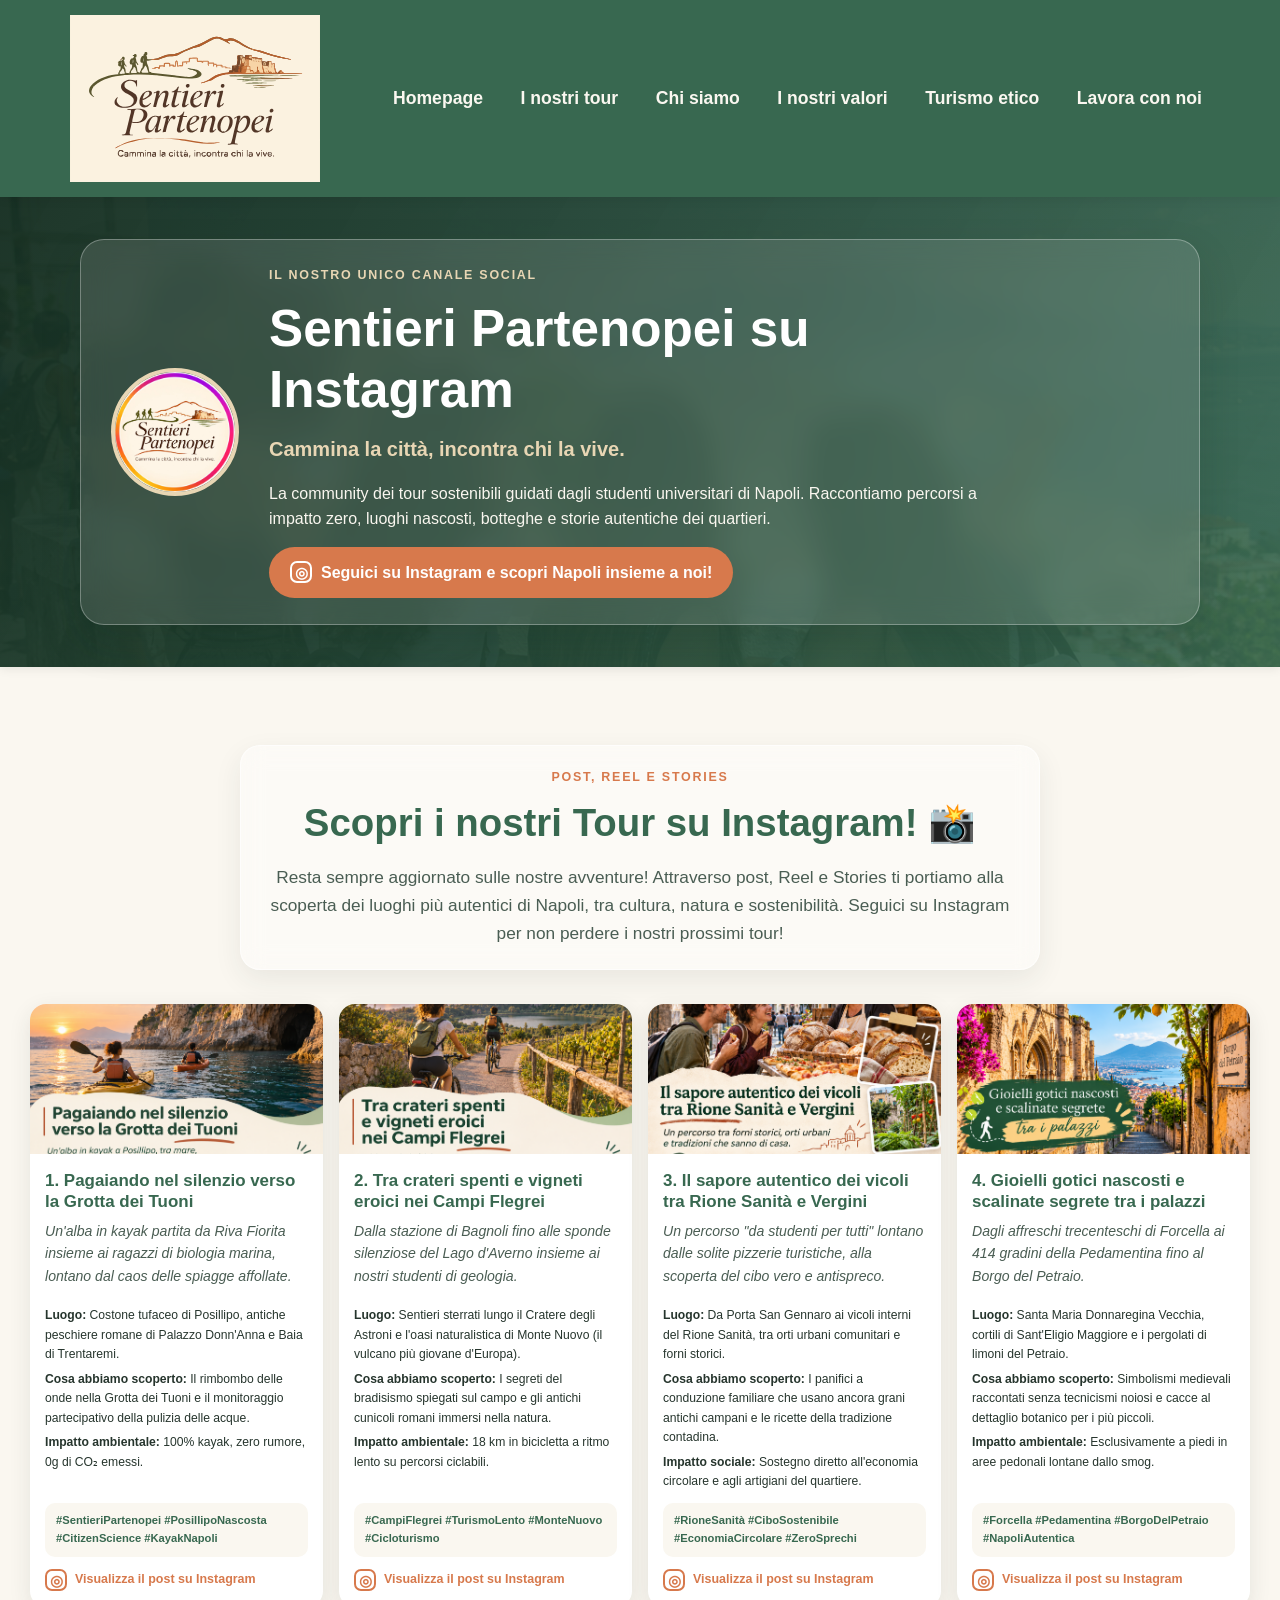
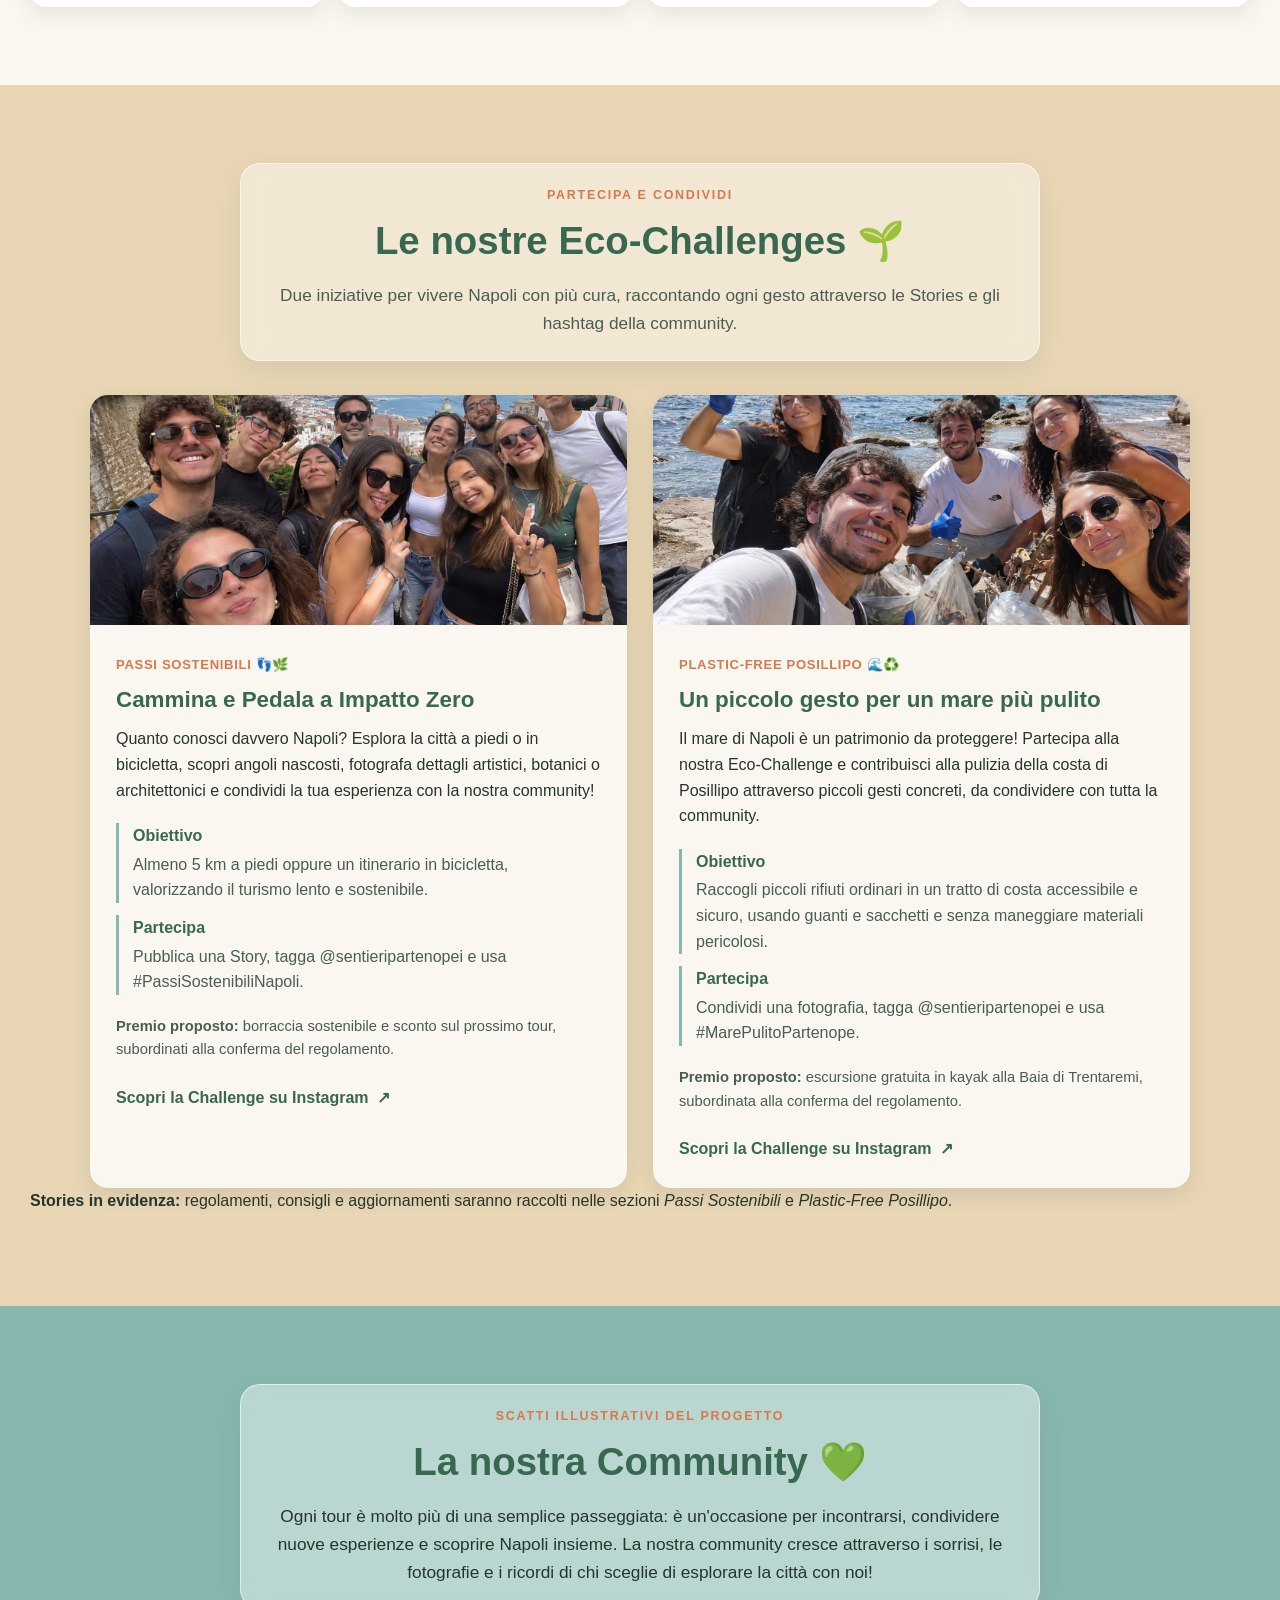
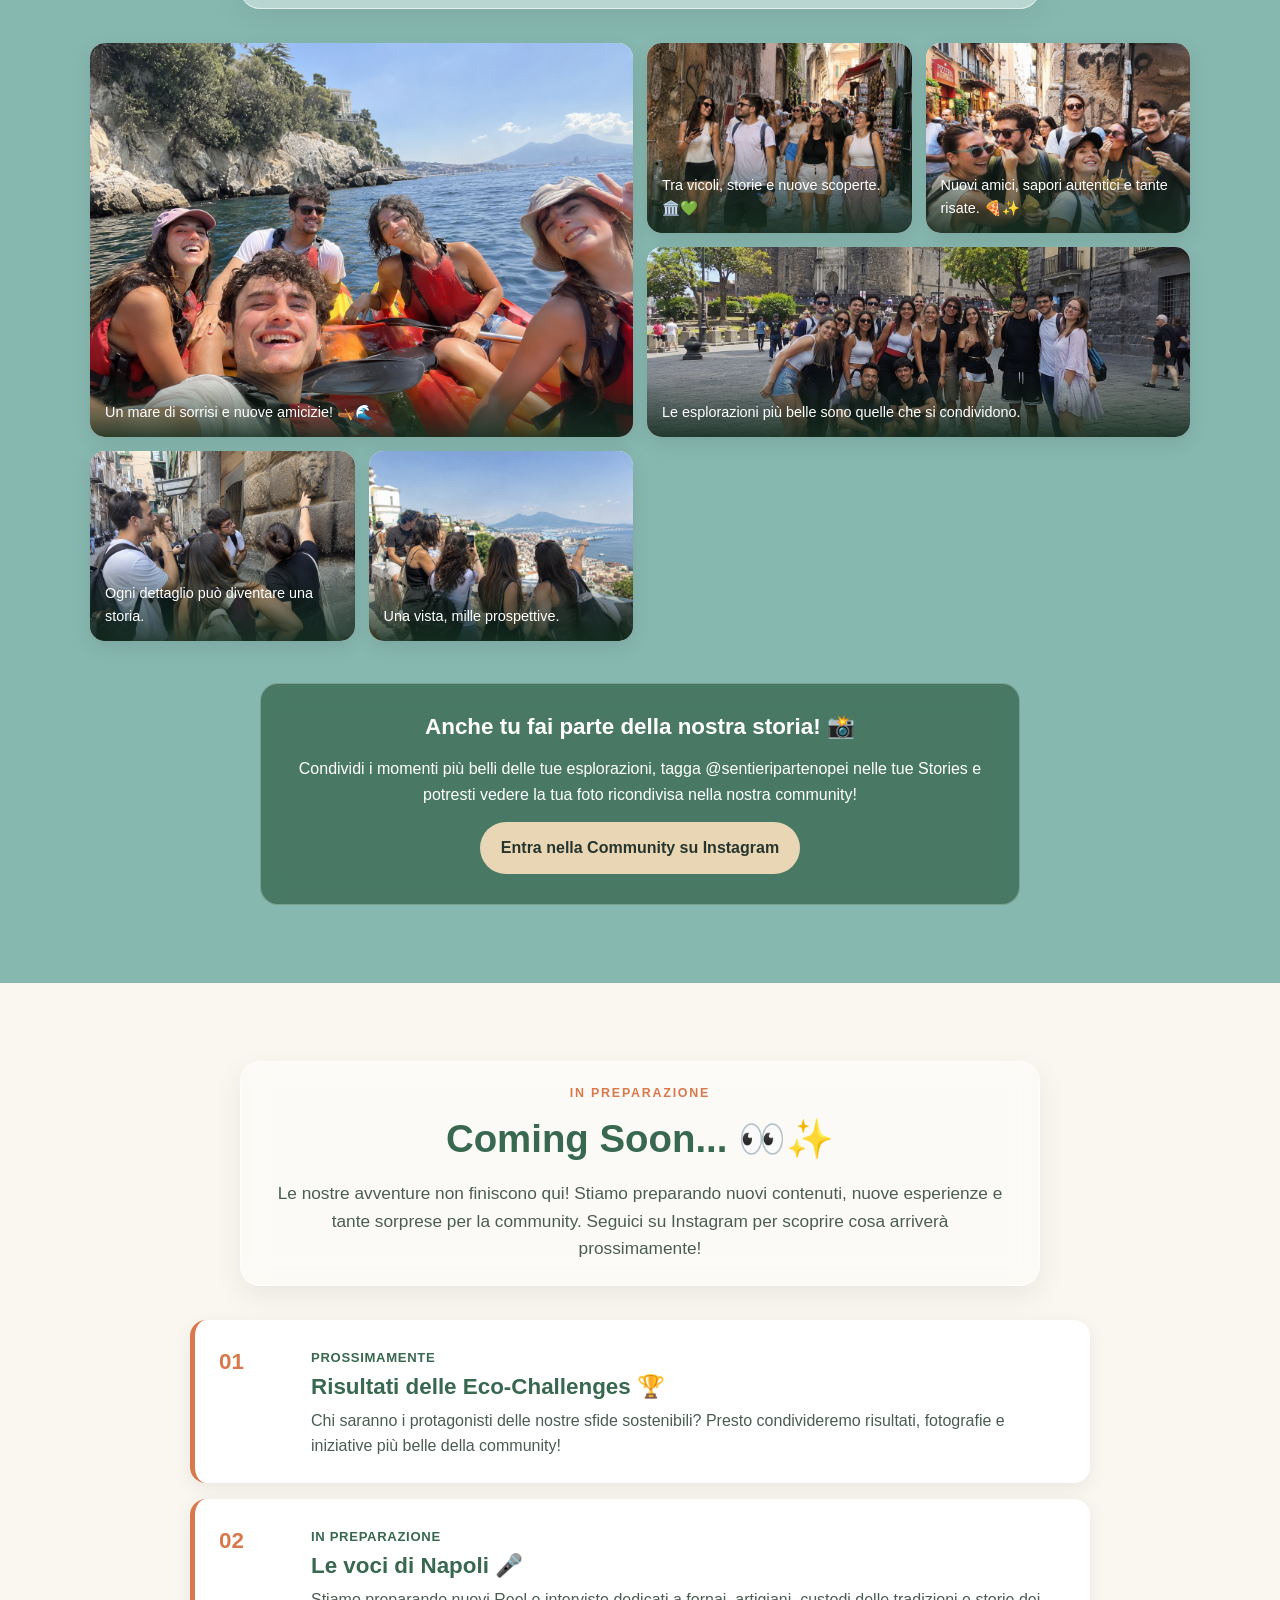
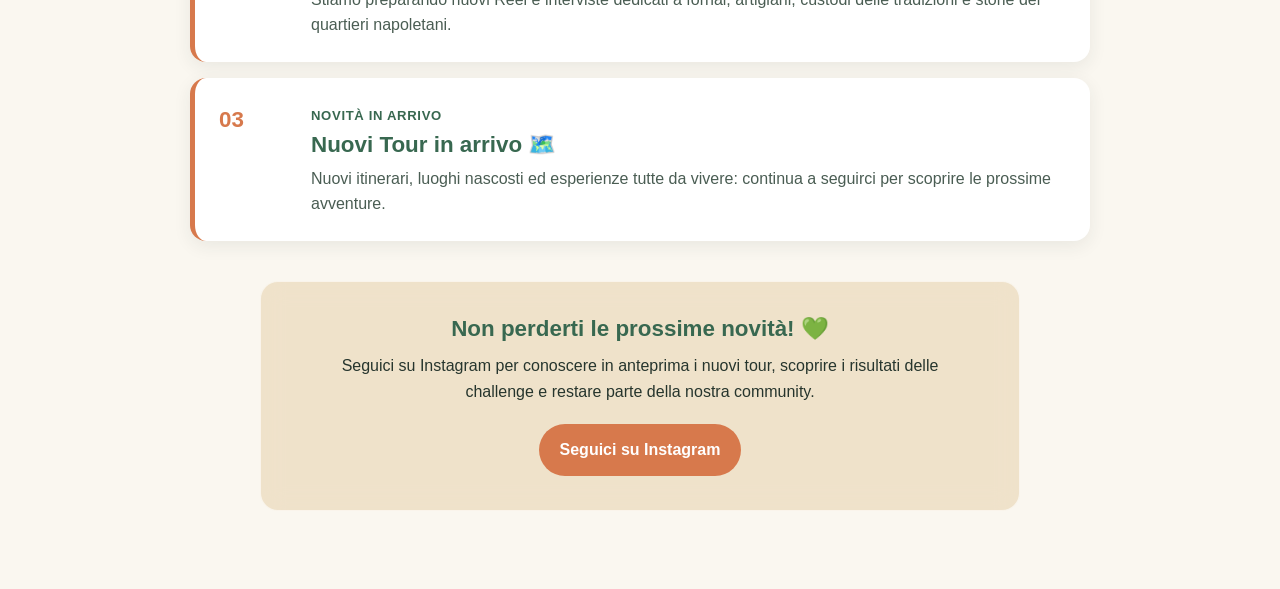
<file: social.html>
<!DOCTYPE html>
<html lang="it">
<head>
    <meta charset="UTF-8">
    <meta name="viewport" content="width=device-width, initial-scale=1.0">
    <meta name="description" content="Sentieri Partenopei su Instagram: tour sostenibili, eco-challenge e community per vivere Napoli a passo lento.">
    <title>Sentieri Partenopei | Instagram &amp; Community</title>
    <link rel="stylesheet" href="css/index.css">
    <link rel="stylesheet" href="css/social.css">
</head>
<body>
    <header class="site-header">
        <nav aria-label="Navigazione principale">
            <a href="index.html" class="logo">
                <img src="assets/icons/logo_con_sfondo.svg" alt="Logo Sentieri Partenopei">
            </a>
            <ul>
                <li><a href="index.html">Homepage</a></li>
                <li><a href="index.html#tour">I nostri tour</a></li>
                <li><a href="pages/about_us/about-us.html">Chi siamo</a></li>
                <li><a href="index.html#valori">I nostri valori</a></li>
                <li><a href="index.html#consigli">Turismo etico</a></li>
                <li><a href="pages/lavora_con_noi/lavora-con-noi.html">Lavora con noi</a></li>
            </ul>
        </nav>
    </header>

    <header class="profile-header" id="profilo">
        <div class="profile-info">
            <img src="images/logo_ig.jpeg" alt="Logo Instagram di Sentieri Partenopei" class="profile-logo">
            <div>
                <p class="eyebrow">IL NOSTRO UNICO CANALE SOCIAL</p>
                <h1>Sentieri Partenopei su Instagram</h1>
                <p class="tagline"><strong>Cammina la città, incontra chi la vive.</strong></p>
                <p class="bio-description">La community dei tour sostenibili guidati dagli studenti universitari di Napoli. Raccontiamo percorsi a impatto zero, luoghi nascosti, botteghe e storie autentiche dei quartieri.</p>
                <a class="instagram-cta" href="https://www.instagram.com/sentieripartenopei/" target="_blank" rel="noopener noreferrer">
                    <span class="instagram-icon" aria-hidden="true">◎</span>
                    Seguici su Instagram e scopri Napoli insieme a noi!
                </a>
            </div>
        </div>
    </header>

    <main class="social-page">
        <section class="tour-section" id="tour-instagram">
            <div class="section-heading">
                <p class="eyebrow">POST, REEL E STORIES</p>
                <h2>Scopri i nostri Tour su Instagram! 📸</h2>
                <p>Resta sempre aggiornato sulle nostre avventure! Attraverso post, Reel e Stories ti portiamo alla scoperta dei luoghi più autentici di Napoli, tra cultura, natura e sostenibilità. Seguici su Instagram per non perdere i nostri prossimi tour!</p>
            </div>
            <div class="posts-grid">
                <a class="post-card" href="https://www.instagram.com/p/Df7e1PTRjr5/" target="_blank" rel="noopener noreferrer" aria-label="Apri il post Instagram: Pagaiando nel silenzio verso la Grotta dei Tuoni">
                    <img src="images/primo_post.png" alt="Kayak alla Grotta dei Tuoni a Posillipo">
                    <div class="post-content">
                        <h3>1. Pagaiando nel silenzio verso la Grotta dei Tuoni</h3>
                        <p><em>Un'alba in kayak partita da Riva Fiorita insieme ai ragazzi di biologia marina, lontano dal caos delle spiagge affollate.</em></p>
                        <ul><li><strong>Luogo:</strong> Costone tufaceo di Posillipo, antiche peschiere romane di Palazzo Donn'Anna e Baia di Trentaremi.</li><li><strong>Cosa abbiamo scoperto:</strong> Il rimbombo delle onde nella Grotta dei Tuoni e il monitoraggio partecipativo della pulizia delle acque.</li><li><strong>Impatto ambientale:</strong> 100% kayak, zero rumore, 0g di CO₂ emessi.</li></ul>
                        <span class="hashtags">#SentieriPartenopei #PosillipoNascosta #CitizenScience #KayakNapoli</span>
                        <span class="instagram-post-link" aria-hidden="true"><span class="instagram-icon">◎</span>Visualizza il post su Instagram</span>
                    </div>
                </a>
                <a class="post-card" href="https://www.instagram.com/p/Df7fmy4x8D_/" target="_blank" rel="noopener noreferrer" aria-label="Apri il post Instagram: Tra crateri spenti e vigneti eroici nei Campi Flegrei">
                    <img src="images/secondo_post.png" alt="Cicloturismo tra Cratere degli Astroni e Lago d'Averno">
                    <div class="post-content">
                        <h3>2. Tra crateri spenti e vigneti eroici nei Campi Flegrei</h3>
                        <p><em>Dalla stazione di Bagnoli fino alle sponde silenziose del Lago d'Averno insieme ai nostri studenti di geologia.</em></p>
                        <ul><li><strong>Luogo:</strong> Sentieri sterrati lungo il Cratere degli Astroni e l'oasi naturalistica di Monte Nuovo (il vulcano più giovane d'Europa).</li><li><strong>Cosa abbiamo scoperto:</strong> I segreti del bradisismo spiegati sul campo e gli antichi cunicoli romani immersi nella natura.</li><li><strong>Impatto ambientale:</strong> 18 km in bicicletta a ritmo lento su percorsi ciclabili.</li></ul>
                        <span class="hashtags">#CampiFlegrei #TurismoLento #MonteNuovo #Cicloturismo</span>
                        <span class="instagram-post-link" aria-hidden="true"><span class="instagram-icon">◎</span>Visualizza il post su Instagram</span>
                    </div>
                </a>
                <a class="post-card" href="https://www.instagram.com/p/Df7gNcyR7VA/" target="_blank" rel="noopener noreferrer" aria-label="Apri il post Instagram: Il sapore autentico dei vicoli tra Rione Sanità e Vergini">
                    <img src="images/terzo_post.png" alt="Antichi panifici e orti urbani al Rione Sanità">
                    <div class="post-content">
                        <h3>3. Il sapore autentico dei vicoli tra Rione Sanità e Vergini</h3>
                        <p><em>Un percorso "da studenti per tutti" lontano dalle solite pizzerie turistiche, alla scoperta del cibo vero e antispreco.</em></p>
                        <ul><li><strong>Luogo:</strong> Da Porta San Gennaro ai vicoli interni del Rione Sanità, tra orti urbani comunitari e forni storici.</li><li><strong>Cosa abbiamo scoperto:</strong> I panifici a conduzione familiare che usano ancora grani antichi campani e le ricette della tradizione contadina.</li><li><strong>Impatto sociale:</strong> Sostegno diretto all'economia circolare e agli artigiani del quartiere.</li></ul>
                        <span class="hashtags">#RioneSanità #CiboSostenibile #EconomiaCircolare #ZeroSprechi</span>
                        <span class="instagram-post-link" aria-hidden="true"><span class="instagram-icon">◎</span>Visualizza il post su Instagram</span>
                    </div>
                </a>
                <a class="post-card" href="https://www.instagram.com/p/Df7guCVRGiI/" target="_blank" rel="noopener noreferrer" aria-label="Apri il post Instagram: Gioielli gotici nascosti e scalinate segrete tra i palazzi">
                    <img src="images/quarto_post.png" alt="Chiostri gotici a Forcella e gradini della Pedamentina">
                    <div class="post-content">
                        <h3>4. Gioielli gotici nascosti e scalinate segrete tra i palazzi</h3>
                        <p><em>Dagli affreschi trecenteschi di Forcella ai 414 gradini della Pedamentina fino al Borgo del Petraio.</em></p>
                        <ul><li><strong>Luogo:</strong> Santa Maria Donnaregina Vecchia, cortili di Sant'Eligio Maggiore e i pergolati di limoni del Petraio.</li><li><strong>Cosa abbiamo scoperto:</strong> Simbolismi medievali raccontati senza tecnicismi noiosi e cacce al dettaglio botanico per i più piccoli.</li><li><strong>Impatto ambientale:</strong> Esclusivamente a piedi in aree pedonali lontane dallo smog.</li></ul>
                        <span class="hashtags">#Forcella #Pedamentina #BorgoDelPetraio #NapoliAutentica</span>
                        <span class="instagram-post-link" aria-hidden="true"><span class="instagram-icon">◎</span>Visualizza il post su Instagram</span>
                    </div>
                </a>
            </div>
        </section>

        <section class="challenges-section" id="eco-challenges">
            <div class="section-heading">
                <p class="eyebrow">PARTECIPA E CONDIVIDI</p>
                <h2>Le nostre Eco-Challenges 🌱</h2>
                <p>Due iniziative per vivere Napoli con più cura, raccontando ogni gesto attraverso le Stories e gli hashtag della community.</p>
            </div>
            <div class="challenge-grid">
                <article class="challenge-card">
                    <img src="images/challenge/prima challenge.png" alt="Gruppo di partecipanti con il panorama del Vesuvio">
                    <div class="challenge-content">
                        <span class="challenge-label">Passi Sostenibili 👣🌿</span>
                        <h3>Cammina e Pedala a Impatto Zero</h3>
                        <p>Quanto conosci davvero Napoli? Esplora la città a piedi o in bicicletta, scopri angoli nascosti, fotografa dettagli artistici, botanici o architettonici e condividi la tua esperienza con la nostra community!</p>
                        <dl class="challenge-details">
                            <div><dt>Obiettivo</dt><dd>Almeno 5 km a piedi oppure un itinerario in bicicletta, valorizzando il turismo lento e sostenibile.</dd></div>
                            <div><dt>Partecipa</dt><dd>Pubblica una Story, tagga @sentieripartenopei e usa #PassiSostenibiliNapoli.</dd></div>
                        </dl>
                        <p class="challenge-note"><strong>Premio proposto:</strong> borraccia sostenibile e sconto sul prossimo tour, subordinati alla conferma del regolamento.</p>
                        <a class="challenge-link" href="https://www.instagram.com/p/Df7k0GqESTD/" target="_blank" rel="noopener noreferrer">Scopri la Challenge su Instagram <span aria-hidden="true">↗</span></a>
                    </div>
                </article>
                <article class="challenge-card">
                    <img src="images/challenge/seconda challenge.png" alt="Partecipanti impegnati nella raccolta di rifiuti sulla costa">
                    <div class="challenge-content">
                        <span class="challenge-label">Plastic-Free Posillipo 🌊♻️</span>
                        <h3>Un piccolo gesto per un mare più pulito</h3>
                        <p>Il mare di Napoli è un patrimonio da proteggere! Partecipa alla nostra Eco-Challenge e contribuisci alla pulizia della costa di Posillipo attraverso piccoli gesti concreti, da condividere con tutta la community.</p>
                        <dl class="challenge-details">
                            <div><dt>Obiettivo</dt><dd>Raccogli piccoli rifiuti ordinari in un tratto di costa accessibile e sicuro, usando guanti e sacchetti e senza maneggiare materiali pericolosi.</dd></div>
                            <div><dt>Partecipa</dt><dd>Condividi una fotografia, tagga @sentieripartenopei e usa #MarePulitoPartenope.</dd></div>
                        </dl>
                        <p class="challenge-note"><strong>Premio proposto:</strong> escursione gratuita in kayak alla Baia di Trentaremi, subordinata alla conferma del regolamento.</p>
                        <a class="challenge-link" href="https://www.instagram.com/p/Df7mr6wkb3H/" target="_blank" rel="noopener noreferrer">Scopri la Challenge su Instagram <span aria-hidden="true">↗</span></a>
                    </div>
                </article>
            </div>
            <p class="stories-note"><strong>Stories in evidenza:</strong> regolamenti, consigli e aggiornamenti saranno raccolti nelle sezioni <em>Passi Sostenibili</em> e <em>Plastic-Free Posillipo</em>.</p>
        </section>

        <section class="community-section" id="community">
            <div class="section-heading">
                <p class="eyebrow">SCATTI ILLUSTRATIVI DEL PROGETTO</p>
                <h2>La nostra Community 💚</h2>
                <p>Ogni tour è molto più di una semplice passeggiata: è un'occasione per incontrarsi, condividere nuove esperienze e scoprire Napoli insieme. La nostra community cresce attraverso i sorrisi, le fotografie e i ricordi di chi sceglie di esplorare la città con noi!</p>
            </div>
            <div class="community-gallery">
                <figure class="gallery-item gallery-item-large"><img src="images/community/kayak.png" alt="Gruppo in kayak lungo la costa napoletana"><figcaption>Un mare di sorrisi e nuove amicizie! 🛶🌊</figcaption></figure>
                <figure class="gallery-item"><img src="images/community/Passeggiata tra i vicoli italiani-1.png" alt="Gruppo in passeggiata tra i vicoli di Napoli"><figcaption>Tra vicoli, storie e nuove scoperte. 🏛️💚</figcaption></figure>
                <figure class="gallery-item"><img src="images/community/Street food tra amici in allegria-7.png" alt="Amici durante una pausa di street food"><figcaption>Nuovi amici, sapori autentici e tante risate. 🍕✨</figcaption></figure>
                <figure class="gallery-item gallery-item-wide"><img src="images/community/Gruppo davanti alla fortezza storica-5.png" alt="Gruppo davanti a una fortezza storica"><figcaption>Le esplorazioni più belle sono quelle che si condividono.</figcaption></figure>
                <figure class="gallery-item"><img src="images/community/Esploratori urbani davanti al mascherone di pietra-3.png" alt="Esploratori urbani davanti a un dettaglio in pietra"><figcaption>Ogni dettaglio può diventare una storia.</figcaption></figure>
                <figure class="gallery-item"><img src="images/community/Panorama sulla baia mediterranea-6.png" alt="Panorama sulla baia di Napoli"><figcaption>Una vista, mille prospettive.</figcaption></figure>
            </div>
            <div class="community-cta">
                <h3>Anche tu fai parte della nostra storia! 📸</h3>
                <p>Condividi i momenti più belli delle tue esplorazioni, tagga @sentieripartenopei nelle tue Stories e potresti vedere la tua foto ricondivisa nella nostra community!</p>
                <a class="btn btn-light" href="https://www.instagram.com/sentieripartenopei/" target="_blank" rel="noopener noreferrer">Entra nella Community su Instagram</a>
            </div>
        </section>

        <section class="coming-soon-section" id="coming-soon">
            <div class="section-heading">
                <p class="eyebrow">IN PREPARAZIONE</p>
                <h2>Coming Soon... 👀✨</h2>
                <p>Le nostre avventure non finiscono qui! Stiamo preparando nuovi contenuti, nuove esperienze e tante sorprese per la community. Seguici su Instagram per scoprire cosa arriverà prossimamente!</p>
            </div>
            <div class="coming-soon-timeline">
                <article class="coming-item"><span class="coming-number">01</span><div><span class="coming-status">Prossimamente</span><h3>Risultati delle Eco-Challenges 🏆</h3><p>Chi saranno i protagonisti delle nostre sfide sostenibili? Presto condivideremo risultati, fotografie e iniziative più belle della community!</p></div></article>
                <article class="coming-item"><span class="coming-number">02</span><div><span class="coming-status">In preparazione</span><h3>Le voci di Napoli 🎤</h3><p>Stiamo preparando nuovi Reel e interviste dedicati a fornai, artigiani, custodi delle tradizioni e storie dei quartieri napoletani.</p></div></article>
                <article class="coming-item"><span class="coming-number">03</span><div><span class="coming-status">Novità in arrivo</span><h3>Nuovi Tour in arrivo 🗺️</h3><p>Nuovi itinerari, luoghi nascosti ed esperienze tutte da vivere: continua a seguirci per scoprire le prossime avventure.</p></div></article>
            </div>
            <div class="final-cta">
                <h3>Non perderti le prossime novità! 💚</h3>
                <p>Seguici su Instagram per conoscere in anteprima i nuovi tour, scoprire i risultati delle challenge e restare parte della nostra community.</p>
                <a class="btn" href="https://www.instagram.com/sentieripartenopei/" target="_blank" rel="noopener noreferrer">Seguici su Instagram</a>
            </div>
        </section>
    </main>
</body>
</html>
</file>
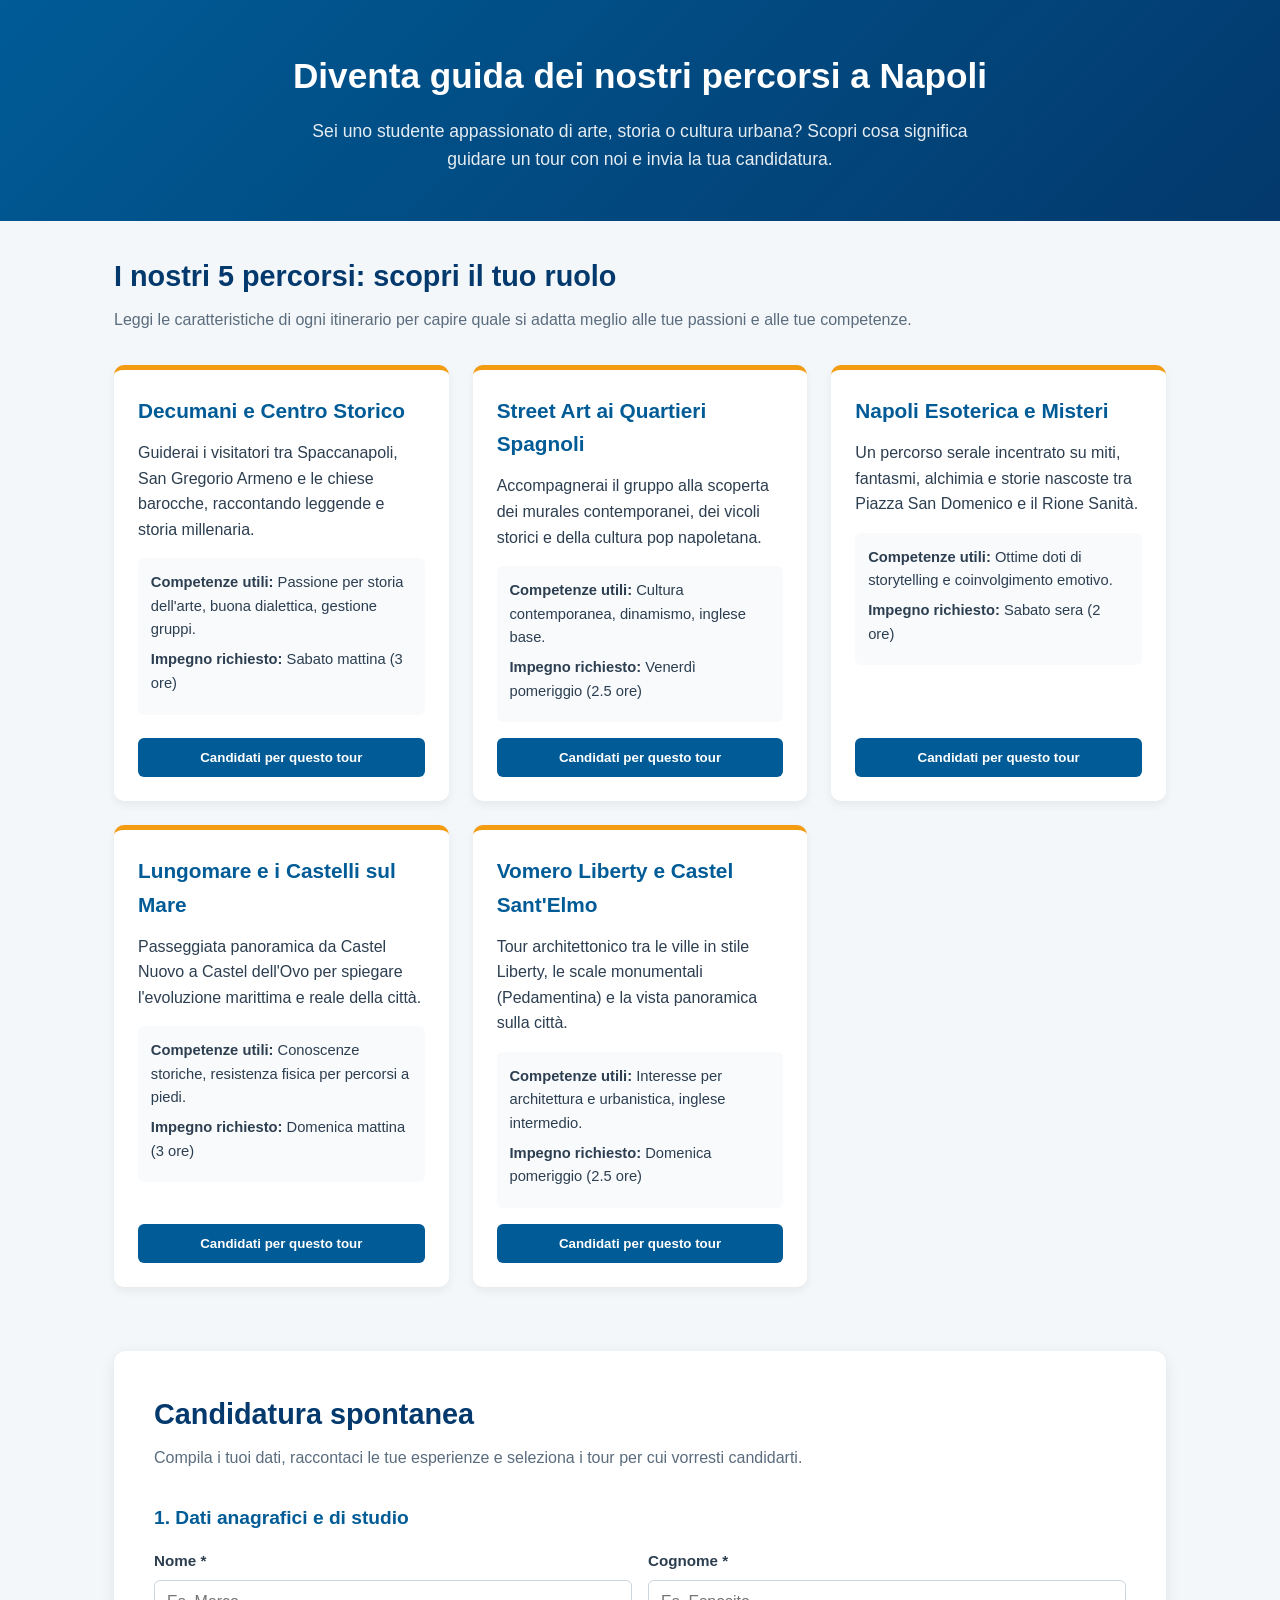
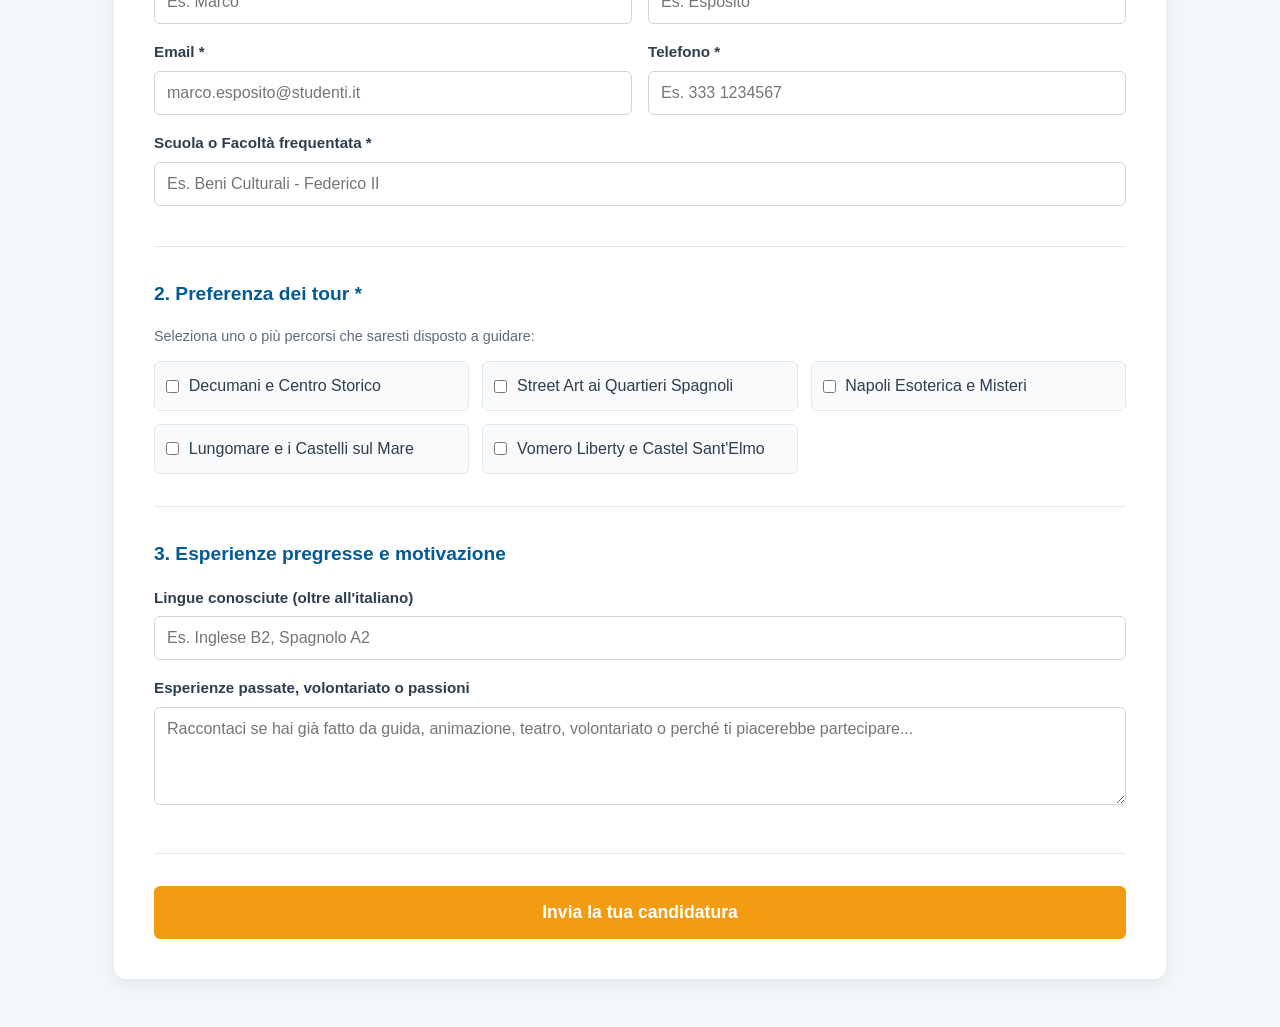
<file: lavora_con_noi/lavora-con-noi.html>
<!DOCTYPE html>
<html lang="it">
<head>
  <meta charset="UTF-8">
  <meta name="viewport" content="width=device-width, initial-scale=1.0">
  <title>Lavora con noi - Percorsi Culturali Napoli</title>
  <link rel="stylesheet" href="lavora-con-noi.css">
</head>
<body>

  <header class="hero">
    <h1>Diventa guida dei nostri percorsi a Napoli</h1>
    <p>Sei uno studente appassionato di arte, storia o cultura urbana? Scopri cosa significa guidare un tour con noi e invia la tua candidatura.</p>
  </header>

  <main class="container">
    <!-- USER STORY 1: Presentazione dei 5 tour e del ruolo -->
    <section id="presentazione-tour">
      <h2>I nostri 5 percorsi: scopri il tuo ruolo</h2>
      <p class="sottotitolo">Leggi le caratteristiche di ogni itinerario per capire quale si adatta meglio alle tue passioni e alle tue competenze.</p>
      
      <!-- Contenitore riempito dinamicamente da JavaScript -->
      <div id="griglia-tour" class="griglia-tour"></div>
    </section>

    <!-- USER STORY 2: Form di candidatura spontanea -->
    <section id="sezione-candidatura" class="box-form">
      <h2>Candidatura spontanea</h2>
      <p class="sottotitolo">Compila i tuoi dati, raccontaci le tue esperienze e seleziona i tour per cui vorresti candidarti.</p>

      <form id="form-candidatura">
        <div class="gruppo-campi">
          <h3>1. Dati anagrafici e di studio</h3>
          <div class="riga-form">
            <div class="campo">
              <label for="nome">Nome *</label>
              <input type="text" id="nome" placeholder="Es. Marco" required>
            </div>
            <div class="campo">
              <label for="cognome">Cognome *</label>
              <input type="text" id="cognome" placeholder="Es. Esposito" required>
            </div>
          </div>

          <div class="riga-form">
            <div class="campo">
              <label for="email">Email *</label>
              <input type="email" id="email" placeholder="marco.esposito@studenti.it" required>
            </div>
            <div class="campo">
              <label for="telefono">Telefono *</label>
              <input type="tel" id="telefono" placeholder="Es. 333 1234567" required>
            </div>
          </div>

          <div class="campo">
            <label for="studi">Scuola o Facoltà frequentata *</label>
            <input type="text" id="studi" placeholder="Es. Beni Culturali - Federico II" required>
          </div>
        </div>

        <div class="gruppo-campi">
          <h3>2. Preferenza dei tour *</h3>
          <p class="nota">Seleziona uno o più percorsi che saresti disposto a guidare:</p>
          <!-- Contenitore riempito dinamicamente da JavaScript -->
          <div id="checkbox-tour" class="lista-checkbox"></div>
          <span id="errore-tour" class="messaggio-errore"></span>
        </div>

        <div class="gruppo-campi">
          <h3>3. Esperienze pregresse e motivazione</h3>
          <div class="campo">
            <label for="lingue">Lingue conosciute (oltre all'italiano)</label>
            <input type="text" id="lingue" placeholder="Es. Inglese B2, Spagnolo A2">
          </div>
          <div class="campo">
            <label for="esperienze">Esperienze passate, volontariato o passioni</label>
            <textarea id="esperienze" rows="4" placeholder="Raccontaci se hai già fatto da guida, animazione, teatro, volontariato o perché ti piacerebbe partecipare..."></textarea>
          </div>
        </div>

        <button type="submit" class="btn-invia">Invia la tua candidatura</button>
      </form>

      <!-- Messaggio di conferma mostrato dopo l'invio -->
      <div id="feedback-invio" class="feedback-nascosto"></div>
    </section>
  </main>

  <script src="lavora-con-noi.js"></script>
</body>
</html>
</file>
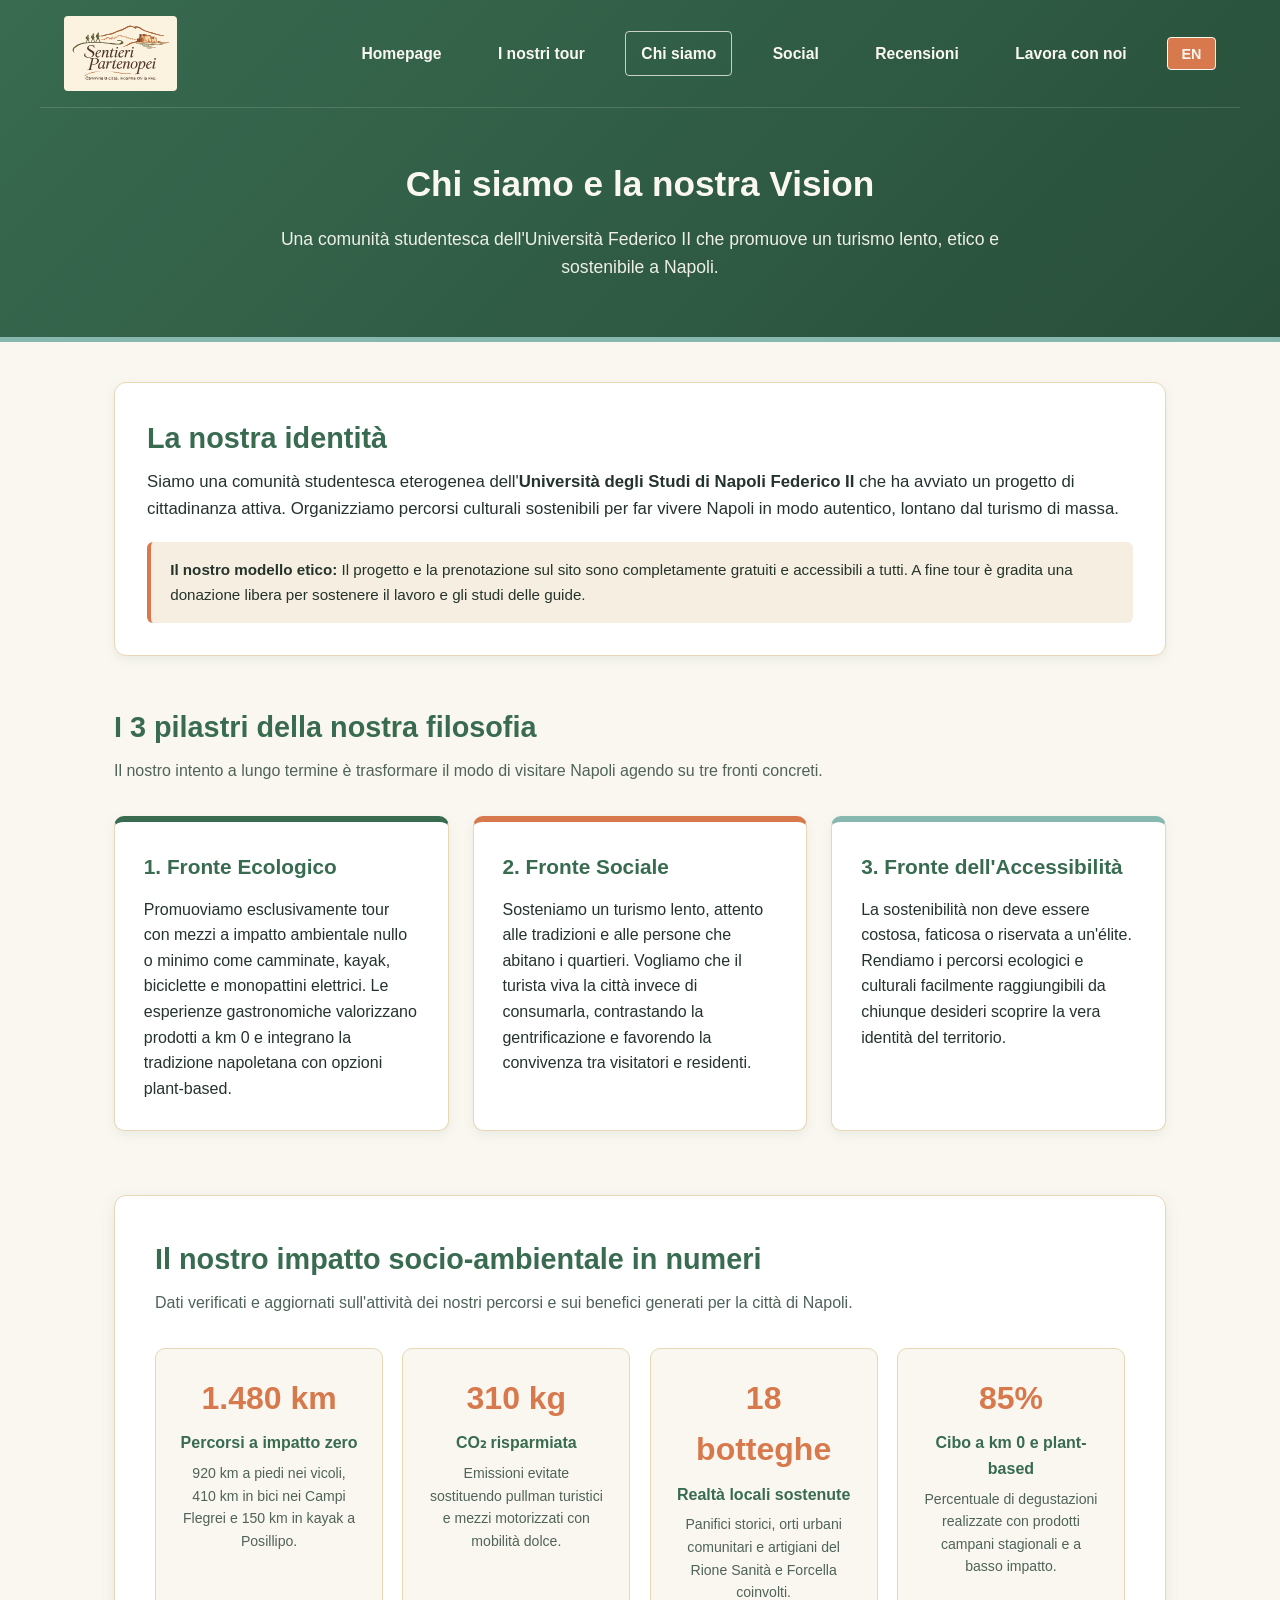
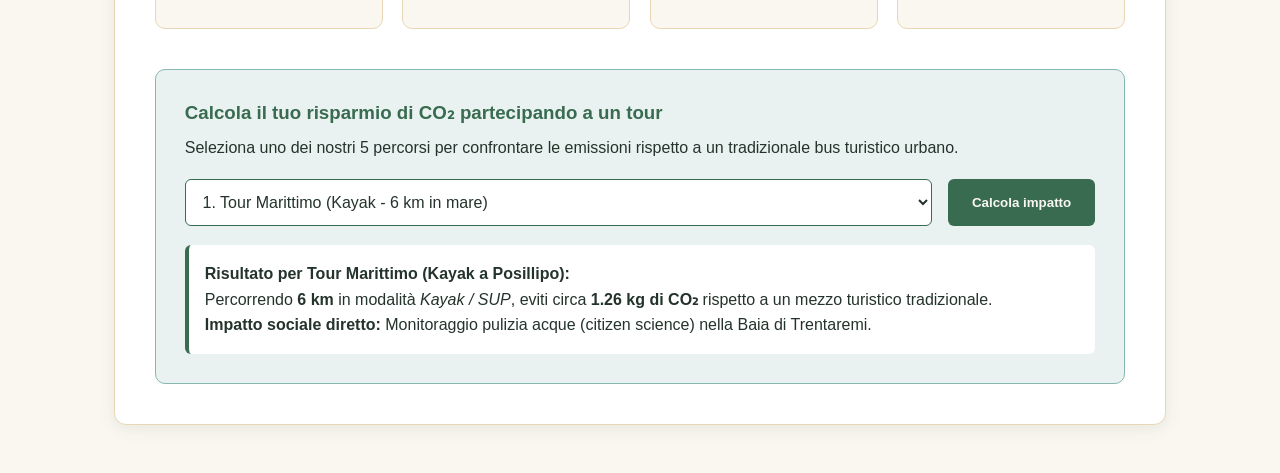
<file: pages/about_us/about-us.html>
<!DOCTYPE html>
<html lang="it">
<head>
  <meta charset="UTF-8">
  <meta name="viewport" content="width=device-width, initial-scale=1.0">
  <title>Chi siamo - Sentieri Partenopei</title>
  <!-- Collegamento allo stile condiviso della navbar e allo stile specifico della pagina -->
  <link rel="stylesheet" href="../navbar.css">
  <link rel="stylesheet" href="about-us.css">
</head>
<body>

  <header class="hero">
    <!-- La navbar e il pulsante lingua vengono caricati qui in automatico da navbar.js -->
    <div id="navbar-comune"></div>

    <div class="hero-contenuto">
      <h1>Chi siamo e la nostra Vision</h1>
      <p>Una comunità studentesca dell'Università Federico II che promuove un turismo lento, etico e sostenibile a Napoli.</p>
    </div>
  </header>

  <main class="container">
    <!-- USER STORY 1: Chi siamo e Vision del progetto -->
    <section id="vision-progetto">
      <div class="box-intro">
        <h2>La nostra identità</h2>
        <p>
          Siamo una comunità studentesca eterogenea dell'<strong>Università degli Studi di Napoli Federico II</strong> che ha avviato un progetto di cittadinanza attiva. Organizziamo percorsi culturali sostenibili per far vivere Napoli in modo autentico, lontano dal turismo di massa.
        </p>
        <div class="nota-etica">
          <strong>Il nostro modello etico:</strong> Il progetto e la prenotazione sul sito sono completamente gratuiti e accessibili a tutti. A fine tour è gradita una donazione libera per sostenere il lavoro e gli studi delle guide.
        </div>
      </div>

      <h2>I 3 pilastri della nostra filosofia</h2>
      <p class="sottotitolo">Il nostro intento a lungo termine è trasformare il modo di visitare Napoli agendo su tre fronti concreti.</p>

      <div class="griglia-pilastri">
        <article class="card-pilastro bordo-verde">
          <h3>1. Fronte Ecologico</h3>
          <p>Promuoviamo esclusivamente tour con mezzi a impatto ambientale nullo o minimo come camminate, kayak, biciclette e monopattini elettrici. Le esperienze gastronomiche valorizzano prodotti a km 0 e integrano la tradizione napoletana con opzioni plant-based.</p>
        </article>

        <article class="card-pilastro bordo-terracotta">
          <h3>2. Fronte Sociale</h3>
          <p>Sosteniamo un turismo lento, attento alle tradizioni e alle persone che abitano i quartieri. Vogliamo che il turista viva la città invece di consumarla, contrastando la gentrificazione e favorendo la convivenza tra visitatori e residenti.</p>
        </article>

        <article class="card-pilastro bordo-acqua">
          <h3>3. Fronte dell'Accessibilità</h3>
          <p>La sostenibilità non deve essere costosa, faticosa o riservata a un'élite. Rendiamo i percorsi ecologici e culturali facilmente raggiungibili da chiunque desideri scoprire la vera identità del territorio.</p>
        </article>
      </div>
    </section>

    <!-- USER STORY 2: Testimonianza sull'impatto socio-ambientale -->
    <section id="impatto-ambientale" class="box-impatto">
      <h2>Il nostro impatto socio-ambientale in numeri</h2>
      <p class="sottotitolo">Dati verificati e aggiornati sull'attività dei nostri percorsi e sui benefici generati per la città di Napoli.</p>

      <!-- Griglia KPI generata dinamicamente da JavaScript -->
      <div id="griglia-statistiche" class="griglia-stats"></div>

      <!-- Calcolatore interattivo per coinvolgere l'utente -->
      <div class="calcolatore-box">
        <h3>Calcola il tuo risparmio di CO₂ partecipando a un tour</h3>
        <p>Seleziona uno dei nostri 5 percorsi per confrontare le emissioni rispetto a un tradizionale bus turistico urbano.</p>
        
        <div class="controlli-calcolatore">
          <select id="select-tour-impatto">
            <option value="0">1. Tour Marittimo (Kayak - 6 km in mare)</option>
            <option value="1">2. Tour in Bici (Campi Flegrei - 18 km)</option>
            <option value="2">3. Tour per Famiglie (Pedamentina - 3,5 km a piedi)</option>
            <option value="3">4. Tour Gastronomico (Rione Sanità - 4 km a piedi)</option>
            <option value="4">5. Tour Culturale (Gotico dimenticato - 4,5 km a piedi)</option>
          </select>
          <button type="button" id="btn-calcola" class="btn-calcola">Calcola impatto</button>
        </div>

        <div id="risultato-calcolo" class="risultato-box"></div>
      </div>
    </section>
  </main>

  <!-- Script condiviso della navbar + script specifico della pagina -->
  <script src="../navbar.js"></script>
  <script src="about-us.js"></script>
</body>
</html>
</file>
<file: css/index.css>
/* =========================================
   1. VARIABILI E IMPOSTAZIONI GENERALI
========================================= */

:root {
    --primary-color: #386850;
    --secondary-color: #87B8B0;
    --sand-color: #E8D6B4;
    --accent-color: #D7794C;
    --background-color: #FAF7F0;
    --text-color: #26352D;
    --white: #FFFFFF;
}

* {
    margin: 0;
    padding: 0;
    box-sizing: border-box;
}

html {
    scroll-behavior: smooth;
    scroll-padding-top: 90px;
}

body {
    font-family: Arial, Helvetica, sans-serif;
    background-color: var(--background-color);
    color: var(--text-color);
    line-height: 1.6;
}

a {
    text-decoration: none;
    color: inherit;
}

ul {
    list-style: none;
}

h1, h2, h3 {
    color: var(--primary-color);
    line-height: 1.2;
}

h1 {
    font-size: clamp(2.5rem, 5vw, 4.5rem);
}

h2 {
    font-size: clamp(1.8rem, 3vw, 2.8rem);
    margin-bottom: 25px;
}

h3 {
    font-size: 1.4rem;
    margin-bottom: 15px;
}

p {
    margin-bottom: 15px;
}


/* =========================================
   2. HEADER E NAVBAR
========================================= */

header {
    background-color: var(--primary-color);
    color: var(--background-color);
    position: sticky;
    top: 0;
    z-index: 1000;
    box-shadow: 0 2px 10px rgba(0, 0, 0, 0.08);
}

header nav {
    max-width: 1200px;
    margin: 0 auto;
    min-height: 80px;
    padding: 15px 30px;

    display: flex;
    justify-content: space-between;
    align-items: center;
    gap: 25px;
}

.btn-lingua {
  background-color: #D7794C;
  color: #FAF7F0;
  border: 1px solid #FAF7F0;
  padding: 0.45rem 0.85rem;
  border-radius: 4px;
  font-weight: bold;
  cursor: pointer;
  font-size: 0.9rem;
  transition: background-color 0.2s ease, color 0.2s ease;
}

.btn-lingua:hover {
  background-color: #E8D6B4;
  color: #24332B;
  border-color: #E8D6B4;
}


.logo {
    display: flex;
    flex-direction: column;
    align-items: center;
    text-align: center;
}

.logo img {
    width: 250px;
    height: auto;
    object-fit: contain;
}



header nav ul {
    display: flex;
    align-items: center;
    justify-content: space-between;
    flex: 1;
    gap: 20px;
    margin-left: 40px;
}

header nav ul li a {
    color: var(--background-color);
    font-size: 1.1rem;
    font-weight: 600;
    padding: 12px 8px;
    white-space: nowrap;
    transition: color 0.3s ease;
}

header nav ul li a:hover {
    color: var(--sand-color);
}


/* =========================================
   3. HERO SECTION
========================================= */

.hero {
    min-height: 600px;
    padding: 100px 30px;

    display: flex;
    align-items: center;
    justify-content: center;

    text-align: center;

    background:
        linear-gradient(
            rgba(20, 45, 32, 0.60),
            rgba(20, 45, 32, 0.60)
        ),
        url("../assets/images/napoli.jpg");

    background-size: cover;
    background-position: center;
}

.hero-content {
    max-width: 850px;
    color: var(--white);
}

.hero h1 {
    color: var(--white);
    margin-bottom: 25px;
}

.hero p {
    font-size: 1.2rem;
    margin-bottom: 35px;
    color: var(--white);
}


/* =========================================
   4. PULSANTI
========================================= */

.btn {
    display: inline-block;
    background-color: var(--accent-color);
    color: var(--white);

    padding: 14px 28px;
    border-radius: 30px;

    font-weight: bold;
    transition: all 0.3s ease;
}

.btn:hover {
    background-color: var(--primary-color);
    transform: translateY(-3px);
}


/* =========================================
   5. SEZIONE CHI SIAMO
========================================= */

.about {
    max-width: 1000px;
    margin: 0 auto;
    padding: 90px 30px;

    text-align: center;
}

.about p {
    font-size: 1.1rem;
    max-width: 850px;
    margin: 0 auto 20px;
}


/* =========================================
   6. SEZIONE VALORI
========================================= */

.values {
    background-color: var(--sand-color);
    padding: 90px 30px;
    text-align: center;
}

.values-container {
    max-width: 1200px;
    margin: 40px auto 0;

    display: flex;
    justify-content: center;
    gap: 25px;
    flex-wrap: wrap;
}

.values-container article {
    background-color: var(--background-color);
    padding: 35px 25px;
    border-radius: 15px;

    flex: 1 1 280px;
    max-width: 360px;

    transition: transform 0.3s ease;
}

.values-container article:hover {
    transform: translateY(-6px);
}

.values-container article p {
    margin-bottom: 0;
}


/* =========================================
   7. SEZIONE TOUR
========================================= */

.tours {
    padding: 90px 30px;
    text-align: center;
}

.tours > p {
    max-width: 750px;
    margin: 0 auto 40px;
}

.tours-container {
    max-width: 1200px;
    margin: 40px auto;

    display: flex;
    justify-content: center;
    gap: 25px;
    flex-wrap: wrap;
}

.tours-container article {
    flex: 1 1 280px;
    max-width: 360px;

    padding: 40px 25px;
    border-radius: 15px;

    background-color: var(--secondary-color);
    color: var(--text-color);

    transition: transform 0.3s ease;
}

.tours-container article:hover {
    transform: translateY(-6px);
}

.tours-container article h3 {
    color: var(--primary-color);
}

#mappa {
    width: 100%;
     max-width: 800px;
      margin: 0 auto;
}

#titolo-tour {
    color: var(--colore-tour, black);
    line-height: 1.2;
  }

/* =========================================
   8. TURISMO ETICO
========================================= */

.ethical-tourism {
    padding: 90px 30px;
    text-align: center;
    background-color: var(--sand-color);
}

.ethical-tourism p {
    max-width: 750px;
    margin: 0 auto 30px;
}


/* =========================================
   9. LAVORA CON NOI
========================================= */

.join-us {
    padding: 90px 30px;
    text-align: center;
    background-color: var(--secondary-color);
}

.join-us h2 {
    color: var(--primary-color);
}

.join-us p {
    max-width: 750px;
    margin: 0 auto 30px;
}


/* =========================================
   10. FOOTER
========================================= */

footer {
    background-color: var(--primary-color);
    color: var(--background-color);
    text-align: center;
    padding: 50px 30px 25px;
}

footer h2 {
    color: var(--background-color);
}

footer p {
    margin-bottom: 15px;
}

footer nav ul {
    display: flex;
    justify-content: center;
    flex-wrap: wrap;
    gap: 25px;
    margin: 30px 0;
}

footer nav a {
    color: var(--background-color);
    transition: color 0.3s ease;
}

footer nav a:hover {
    color: var(--sand-color);
}


/* =========================================
   11. RESPONSIVE DESIGN - TABLET
========================================= */

@media (max-width: 900px) {

    header nav {
        flex-direction: column;
        padding: 20px;
    }

    header nav ul {
        justify-content: center;
        flex-wrap: wrap;
        gap: 15px 20px;
    }

    .hero {
        min-height: 500px;
    }

}


/* =========================================
   12. RESPONSIVE DESIGN - SMARTPHONE
========================================= */

@media (max-width: 600px) {

    header nav {
        gap: 15px;
    }

    header nav ul {
        gap: 10px 15px;
    }

    header nav ul li a {
        font-size: 0.85rem;
    }

    .hero {
        min-height: 450px;
        padding: 70px 20px;
    }

    .hero p {
        font-size: 1rem;
    }

    .about,
    .values,
    .tours,
    .ethical-tourism,
    .join-us {
        padding: 60px 20px;
    }

    .values-container,
    .tours-container {
        flex-direction: column;
        align-items: center;
    }

    .values-container article,
    .tours-container article {
        width: 100%;
        max-width: 450px;
    }

    footer nav ul {
        gap: 15px;
    }

}
</file>
<file: css/social.css>
:root {
    --primary-color: #386850;
    --secondary-color: #87B8B0;
    --sand-color: #E8D6B4;
    --accent-color: #D7794C;
    --background-color: #FAF7F0;
    --text-color: #26352D;
    --white: #FFFFFF;
    --ink-soft: #4a5d53;
}

body {
    background: var(--background-color);
    color: var(--text-color);
}

.site-header {
    position: sticky;
    top: 0;
    z-index: 1000;
}

.site-header nav {
    min-height: 78px;
}

.profile-header {
    background:
        linear-gradient(120deg, rgba(20, 45, 32, 0.96), rgba(56, 104, 80, 0.9)),
        url("../images/community/Panorama sulla baia mediterranea-6.png") center / cover;
    color: var(--background-color);
    position: relative;
    top: auto;
    z-index: 1;
    padding: 42px 30px;
}

.profile-info {
    max-width: 1120px;
    margin: 0 auto;
    padding: 26px 30px;
    display: flex;
    align-items: center;
    gap: 30px;
    border: 1px solid rgba(255, 255, 255, 0.3);
    border-radius: 24px;
    background: rgba(255, 255, 255, 0.12);
    box-shadow: 0 18px 40px rgba(20, 45, 32, 0.16);
    backdrop-filter: blur(14px);
}

.profile-logo {
    width: 128px;
    height: 128px;
    object-fit: cover;
    border-radius: 50%;
    border: 4px solid var(--sand-color);
    background: var(--white);
    flex-shrink: 0;
}

.profile-header h1,
.profile-header h2,
.profile-header h3 {
    color: var(--white);
}

.profile-header h1 {
    max-width: 720px;
    margin-bottom: 12px;
    font-size: clamp(1.9rem, 4vw, 3.2rem);
}

.profile-link {
    color: inherit;
    text-decoration: none;
}

.profile-link:hover,
.profile-link:focus-visible {
    color: var(--sand-color);
    text-decoration: underline;
}

.eyebrow {
    margin-bottom: 12px;
    color: var(--accent-color);
    font-size: 0.78rem;
    font-weight: 800;
    letter-spacing: 0.14em;
}

.profile-header .eyebrow {
    color: var(--sand-color);
}

.profile-header .tagline {
    margin-bottom: 16px;
    color: var(--sand-color);
    font-size: 1.25rem;
}

.bio-description {
    max-width: 750px;
    color: var(--background-color);
}

.instagram-cta,
.btn {
    display: inline-flex;
    align-items: center;
    gap: 9px;
    border-radius: 999px;
    padding: 13px 21px;
    background: var(--accent-color);
    color: var(--white);
    font-weight: 800;
    transition: transform 0.25s ease, background-color 0.25s ease, box-shadow 0.25s ease;
}

.instagram-cta:hover,
.instagram-cta:focus-visible,
.btn:hover,
.btn:focus-visible {
    background: var(--primary-color);
    box-shadow: 0 8px 20px rgba(38, 53, 45, 0.18);
    transform: translateY(-2px);
}

.instagram-icon {
    display: inline-grid;
    place-items: center;
    width: 22px;
    height: 22px;
    border: 2px solid currentColor;
    border-radius: 7px;
    font-size: 0.95rem;
    line-height: 1;
}

.social-page {
    width: 100%;
}

.social-page > section {
    padding: 78px 30px;
}

.section-heading {
    max-width: 800px;
    margin: 0 auto 34px;
    padding: 22px 28px;
    border: 1px solid rgba(255, 255, 255, 0.58);
    border-radius: 20px;
    background: rgba(255, 255, 255, 0.42);
    box-shadow: 0 10px 28px rgba(38, 53, 45, 0.08);
    text-align: center;
    backdrop-filter: blur(12px);
}

.section-heading h2 {
    margin-bottom: 18px;
}

.section-heading > p:last-child {
    margin: 0 auto;
    color: var(--ink-soft);
    font-size: 1.08rem;
}

.tour-section {
    background: var(--background-color);
}

.posts-grid {
    max-width: 1280px;
    margin: 0 auto;
    display: grid;
    grid-template-columns: repeat(4, minmax(0, 1fr));
    gap: 16px;
}

.post-card {
    display: flex;
    flex-direction: column;
    overflow: hidden;
    border-radius: 16px;
    background: var(--white);
    color: inherit;
    text-decoration: none;
    box-shadow: 0 7px 22px rgba(38, 53, 45, 0.1);
    transition: transform 0.25s ease, box-shadow 0.25s ease;
}

.post-card:hover,
.post-card:focus-visible {
    transform: translateY(-6px);
    box-shadow: 0 14px 30px rgba(38, 53, 45, 0.16);
}

.post-card:focus-visible,
.challenge-link:focus-visible,
.community-cta .btn:focus-visible,
.final-cta .btn:focus-visible,
.instagram-cta:focus-visible {
    outline: 4px solid var(--accent-color);
    outline-offset: 4px;
}

.post-card img {
    width: 100%;
    height: 150px;
    object-fit: cover;
}

.post-content {
    display: flex;
    flex: 1;
    flex-direction: column;
    padding: 17px 15px 16px;
}

.post-content h3 {
    margin-bottom: 8px;
    color: var(--primary-color);
    font-size: 1.06rem;
}

.post-content p {
    color: var(--ink-soft);
    font-size: 0.88rem;
}

.post-content ul {
    display: grid;
    gap: 5px;
    margin: 4px 0 12px;
    list-style: none;
    font-size: 0.76rem;
}

.hashtags {
    margin-top: auto;
    padding: 9px 11px;
    border-radius: 10px;
    background: var(--background-color);
    color: var(--primary-color);
    font-size: 0.7rem;
    font-weight: 800;
}

.instagram-post-link {
    display: flex;
    align-items: center;
    gap: 8px;
    margin-top: 12px;
    color: var(--accent-color);
    font-size: 0.78rem;
    font-weight: 800;
}

.challenges-section {
    background: var(--sand-color);
}

.challenge-grid {
    max-width: 1100px;
    margin: 0 auto;
    display: grid;
    grid-template-columns: repeat(2, minmax(0, 1fr));
    gap: 26px;
}

.challenge-card {
    overflow: hidden;
    border-radius: 18px;
    background: var(--background-color);
    box-shadow: 0 7px 22px rgba(38, 53, 45, 0.1);
    transition: transform 0.25s ease, box-shadow 0.25s ease;
}

.challenge-card:hover {
    transform: translateY(-5px);
    box-shadow: 0 14px 30px rgba(38, 53, 45, 0.16);
}

.challenge-card > img {
    display: block;
    width: 100%;
    height: 230px;
    object-fit: cover;
}

.challenge-content {
    padding: 26px;
}

.challenge-label,
.coming-status {
    display: inline-block;
    margin-bottom: 12px;
    color: var(--accent-color);
    font-size: 0.82rem;
    font-weight: 800;
    letter-spacing: 0.05em;
    text-transform: uppercase;
}

.challenge-content h3 {
    margin-bottom: 13px;
}

.challenge-details {
    display: grid;
    gap: 12px;
    margin: 20px 0;
}

.challenge-details div {
    padding-left: 14px;
    border-left: 3px solid var(--secondary-color);
}

.challenge-details dt {
    margin-bottom: 3px;
    color: var(--primary-color);
    font-weight: 800;
}

.challenge-details dd {
    margin: 0;
    color: var(--ink-soft);
}

.challenge-note {
    color: var(--ink-soft);
    font-size: 0.92rem;
}

.challenge-link {
    display: inline-flex;
    align-items: center;
    gap: 8px;
    margin-top: 8px;
    color: var(--primary-color);
    font-weight: 800;
}

.challenge-link:hover {
    color: var(--accent-color);
}

.community-section {
    background: var(--secondary-color);
}

.community-section .section-heading > p:last-child {
    color: var(--text-color);
}

.community-gallery {
    max-width: 1100px;
    margin: 0 auto 42px;
    display: grid;
    grid-auto-rows: 190px;
    grid-template-columns: repeat(4, 1fr);
    gap: 14px;
}

.gallery-item {
    position: relative;
    min-height: 0;
    margin: 0;
    overflow: hidden;
    border-radius: 15px;
    background: var(--white);
    box-shadow: 0 6px 18px rgba(38, 53, 45, 0.12);
}

.gallery-item-large {
    grid-row: span 2;
    grid-column: span 2;
}

.gallery-item-wide {
    grid-column: span 2;
}

.gallery-item img {
    width: 100%;
    height: 100%;
    object-fit: cover;
    transition: transform 0.35s ease;
}

.gallery-item:hover img {
    transform: scale(1.05);
}

.gallery-item figcaption {
    position: absolute;
    right: 0;
    bottom: 0;
    left: 0;
    padding: 30px 15px 13px;
    background: linear-gradient(transparent, rgba(20, 45, 32, 0.88));
    color: var(--white);
    font-size: 0.9rem;
}

.community-cta {
    max-width: 760px;
    margin: 0 auto;
    padding: 30px;
    border-radius: 18px;
    border: 1px solid rgba(255, 255, 255, 0.28);
    background: rgba(56, 104, 80, 0.78);
    color: var(--white);
    text-align: center;
    backdrop-filter: blur(12px);
}

.community-cta h3,
.community-cta p {
    color: var(--white);
}

.btn-light {
    background: var(--sand-color);
    color: var(--text-color);
}

.btn-light:hover,
.btn-light:focus-visible {
    background: var(--white);
    color: var(--primary-color);
}

.coming-soon-section {
    background: var(--background-color);
}

.coming-soon-timeline {
    max-width: 900px;
    margin: 0 auto 40px;
    display: grid;
    gap: 16px;
}

.coming-item {
    display: grid;
    grid-template-columns: 72px 1fr;
    gap: 20px;
    align-items: start;
    padding: 24px;
    border-radius: 16px;
    border-left: 5px solid var(--accent-color);
    background: var(--white);
    box-shadow: 0 5px 18px rgba(38, 53, 45, 0.08);
}

.coming-number {
    color: var(--accent-color);
    font-size: 1.4rem;
    font-weight: 900;
}

.coming-item h3 {
    margin-bottom: 7px;
}

.coming-item p {
    margin-bottom: 0;
    color: var(--ink-soft);
}

.coming-status {
    margin-bottom: 6px;
    color: var(--primary-color);
}

.final-cta {
    max-width: 760px;
    margin: 0 auto;
    padding: 34px 30px;
    border-radius: 18px;
    border: 1px solid rgba(255, 255, 255, 0.62);
    background: rgba(232, 214, 180, 0.62);
    text-align: center;
    backdrop-filter: blur(12px);
}

.final-cta h3 {
    margin-bottom: 10px;
}

.final-cta p {
    max-width: 620px;
    margin: 0 auto 20px;
}

@media (max-width: 900px) {
    .profile-info {
        flex-direction: column;
        text-align: center;
    }

    .challenge-grid,
    .posts-grid {
        grid-template-columns: 1fr;
        max-width: 650px;
    }

    .post-card img {
        height: 190px;
    }

    .community-gallery {
        grid-template-columns: repeat(2, 1fr);
    }
}

@media (max-width: 600px) {
    .profile-header,
    .social-page > section {
        padding: 56px 20px;
    }

    .profile-logo {
        width: 140px;
        height: 140px;
    }

    .profile-info {
        padding: 24px 18px;
    }

    .profile-header h1 {
        font-size: 2.3rem;
    }

    .instagram-cta {
        justify-content: center;
        text-align: center;
    }

    .community-gallery {
        grid-auto-rows: 150px;
        gap: 10px;
    }

    .gallery-item-large {
        grid-row: span 2;
    }

    .gallery-item figcaption {
        padding: 25px 10px 9px;
        font-size: 0.78rem;
    }

    .challenge-content,
    .community-cta,
    .final-cta {
        padding: 22px 18px;
    }

    .coming-item {
        grid-template-columns: 48px 1fr;
        gap: 12px;
        padding: 20px 16px;
    }
}
</file>
<file: lavora_con_noi/lavora-con-noi.css>
* {
  box-sizing: border-box;
  margin: 0;
  padding: 0;
}

body {
  font-family: 'Segoe UI', Tahoma, Geneva, Verdana, sans-serif;
  background-color: #f4f7f9;
  color: #2c3e50;
  line-height: 1.6;
}

.hero {
  background: linear-gradient(135deg, #005b96, #03396c);
  color: white;
  text-align: center;
  padding: 3rem 1.5rem;
}

.hero h1 {
  font-size: 2.2rem;
  margin-bottom: 0.8rem;
}

.hero p {
  max-width: 700px;
  margin: 0 auto;
  font-size: 1.1rem;
  opacity: 0.9;
}

.container {
  max-width: 1100px;
  margin: 2rem auto;
  padding: 0 1.5rem;
}

h2 {
  color: #03396c;
  font-size: 1.8rem;
  margin-bottom: 0.5rem;
}

.sottotitolo {
  color: #5a6c7d;
  margin-bottom: 2rem;
}

/* Griglia dei 5 tour */
.griglia-tour {
  display: grid;
  grid-template-columns: repeat(auto-fit, minmax(300px, 1fr));
  gap: 1.5rem;
  margin-bottom: 4rem;
}

.card-tour {
  background: white;
  border-radius: 10px;
  padding: 1.5rem;
  box-shadow: 0 4px 10px rgba(0, 0, 0, 0.06);
  display: flex;
  flex-direction: column;
  justify-content: space-between;
  border-top: 5px solid #f39c12;
}

.card-tour h3 {
  color: #005b96;
  margin-bottom: 0.8rem;
  font-size: 1.3rem;
}

.dettaglio-ruolo {
  background-color: #f8fafc;
  padding: 0.8rem;
  border-radius: 6px;
  margin: 1rem 0;
  font-size: 0.92rem;
}

.dettaglio-ruolo p {
  margin-bottom: 0.4rem;
}

.btn-scegli {
  background-color: #005b96;
  color: white;
  border: none;
  padding: 0.75rem 1rem;
  border-radius: 6px;
  cursor: pointer;
  font-weight: bold;
  transition: background 0.2s;
  width: 100%;
}

.btn-scegli:hover {
  background-color: #03396c;
}

/* Sezione Form */
.box-form {
  background: white;
  padding: 2.5rem;
  border-radius: 12px;
  box-shadow: 0 4px 15px rgba(0, 0, 0, 0.08);
  margin-bottom: 3rem;
}

.gruppo-campi {
  margin-bottom: 2rem;
  padding-bottom: 1.5rem;
  border-bottom: 1px solid #e1e8ed;
}

.gruppo-campi h3 {
  color: #005b96;
  margin-bottom: 1rem;
  font-size: 1.2rem;
}

.riga-form {
  display: grid;
  grid-template-columns: 1fr 1fr;
  gap: 1rem;
}

@media (max-width: 600px) {
  .riga-form {
    grid-template-columns: 1fr;
  }
}

.campo {
  margin-bottom: 1rem;
}

.campo label {
  display: block;
  font-weight: 600;
  margin-bottom: 0.4rem;
  font-size: 0.95rem;
}

input[type="text"],
input[type="email"],
input[type="tel"],
textarea {
  width: 100%;
  padding: 0.75rem;
  border: 1px solid #ccd6dd;
  border-radius: 6px;
  font-size: 1rem;
  font-family: inherit;
}

input:focus, textarea:focus {
  outline: none;
  border-color: #005b96;
}

.nota {
  font-size: 0.9rem;
  color: #5a6c7d;
  margin-bottom: 0.8rem;
}

.lista-checkbox {
  display: grid;
  grid-template-columns: repeat(auto-fit, minmax(240px, 1fr));
  gap: 0.8rem;
}

.item-checkbox {
  display: flex;
  align-items: center;
  gap: 0.6rem;
  background: #f8fafc;
  padding: 0.7rem;
  border-radius: 6px;
  border: 1px solid #e1e8ed;
  cursor: pointer;
}

.messaggio-errore {
  color: #d9534f;
  font-size: 0.9rem;
  display: block;
  margin-top: 0.5rem;
  font-weight: bold;
}

.btn-invia {
  background-color: #f39c12;
  color: white;
  border: none;
  padding: 1rem 2rem;
  font-size: 1.1rem;
  font-weight: bold;
  border-radius: 6px;
  cursor: pointer;
  width: 100%;
  transition: background 0.2s;
}

.btn-invia:hover {
  background-color: #e67e22;
}

.feedback-nascosto {
  display: none;
}

.feedback-visibile {
  display: block;
  margin-top: 1.5rem;
  padding: 1.2rem;
  background-color: #d4edda;
  color: #155724;
  border: 1px solid #c3e6cb;
  border-radius: 6px;
}
</file>
<file: pages/navbar.css>
/* Stile condiviso per la Navbar di tutte le pagine secondarie */
.navbar-hero {
  max-width: 1200px;
  margin: 0 auto;
  padding: 1rem 1.5rem;
  display: flex;
  justify-content: space-between;
  align-items: center;
  flex-wrap: wrap;
  gap: 1rem;
  border-bottom: 1px solid rgba(250, 247, 240, 0.15);
}

.navbar-hero .logo {
  display: flex;
  align-items: center;
}

.navbar-hero .logo img {
  height: 75px;
  width: auto;
  border-radius: 4px;
}

.nav-links {
  display: flex;
  align-items: center;
  gap: 1.5rem;
  flex-wrap: wrap;
}

.nav-links a {
  color: var(--avorio, #FAF7F0);
  text-decoration: none;
  font-weight: 600;
  font-size: 0.98rem;
  padding: 0.55rem 0.95rem;
  border: 1px solid transparent;
  border-radius: 4px;
  transition: color 0.2s ease, border-color 0.2s ease;
}

/* Colore sabbia (#E8D6B4) al passaggio del mouse */
.nav-links a:hover {
  color: #E8D6B4;
}

/* Riquadro bianco per la pagina attualmente aperta */
.nav-links a.attivo {
  color: var(--avorio, #FAF7F0);
  border-color: rgba(250, 247, 240, 0.75);
}

.nav-links a.attivo:hover {
  color: #E8D6B4;
  border-color: #E8D6B4;
}

/* Pulsante Switch Lingua (IT / EN) */
.btn-lingua {
  background-color: var(--terracotta, #D7794C);
  color: var(--avorio, #FAF7F0);
  border: 1px solid var(--avorio, #FAF7F0);
  padding: 0.45rem 0.85rem;
  border-radius: 4px;
  font-weight: bold;
  cursor: pointer;
  font-size: 0.9rem;
  transition: background-color 0.2s ease, color 0.2s ease;
}

.btn-lingua:hover {
  background-color: #E8D6B4;
  color: var(--testo-scuro, #24332B);
  border-color: #E8D6B4;
}

/* Nasconde la barra superiore automatica aggiunta da Google Translate */
.skiptranslate iframe,
.goog-te-banner-frame {
  display: none !important;
}

body {
  top: 0px !important;
}
</file>
<file: pages/about_us/about-us.css>
/* Variabili della palette colori del progetto */
:root {
  --verde-natura: #386B50;
  --acqua-marina: #87B8B0;
  --sabbia: #E8D6B4;
  --terracotta: #D7794C;
  --avorio: #FAF7F0;
  --testo-scuro: #24332B;
}

* {
  box-sizing: border-box;
  margin: 0;
  padding: 0;
}

body {
  font-family: 'Segoe UI', Tahoma, Geneva, Verdana, sans-serif;
  background-color: var(--avorio);
  color: var(--testo-scuro);
  line-height: 1.6;
}

/* Header della pagina (la navbar interna usa navbar.css) */
.hero {
  background: linear-gradient(135deg, var(--verde-natura), #284E3A);
  color: var(--avorio);
  border-bottom: 5px solid var(--acqua-marina);
}

.hero-contenuto {
  text-align: center;
  padding: 3rem 1.5rem 3.5rem;
}

.hero-contenuto h1 {
  font-size: 2.2rem;
  margin-bottom: 0.8rem;
}

.hero-contenuto p {
  max-width: 720px;
  margin: 0 auto;
  font-size: 1.1rem;
  opacity: 0.95;
}

/* Contenuto principale */
.container {
  max-width: 1100px;
  margin: 2.5rem auto;
  padding: 0 1.5rem;
}

h2 {
  color: var(--verde-natura);
  font-size: 1.8rem;
  margin-bottom: 0.5rem;
}

.sottotitolo {
  color: #4F6358;
  margin-bottom: 2rem;
}

/* Box introduttivo chi siamo */
.box-intro {
  background-color: #FFFFFF;
  padding: 2rem;
  border-radius: 12px;
  border: 1px solid var(--sabbia);
  box-shadow: 0 4px 12px rgba(56, 107, 80, 0.08);
  margin-bottom: 3rem;
}

.box-intro p {
  font-size: 1.05rem;
  margin-bottom: 1.2rem;
}

.nota-etica {
  background-color: rgba(232, 214, 180, 0.4);
  border-left: 4px solid var(--terracotta);
  padding: 1rem 1.2rem;
  border-radius: 6px;
  font-size: 0.95rem;
}

/* Griglia dei 3 pilastri della Vision */
.griglia-pilastri {
  display: grid;
  grid-template-columns: repeat(auto-fit, minmax(300px, 1fr));
  gap: 1.5rem;
  margin-bottom: 4rem;
}

.card-pilastro {
  background-color: #FFFFFF;
  padding: 1.8rem;
  border-radius: 10px;
  box-shadow: 0 4px 12px rgba(56, 107, 80, 0.08);
  border: 1px solid var(--sabbia);
}

.card-pilastro h3 {
  color: var(--verde-natura);
  margin-bottom: 0.8rem;
  font-size: 1.3rem;
}

.bordo-verde {
  border-top: 6px solid var(--verde-natura);
}

.bordo-terracotta {
  border-top: 6px solid var(--terracotta);
}

.bordo-acqua {
  border-top: 6px solid var(--acqua-marina);
}

/* Sezione Impatto Socio-Ambientale */
.box-impatto {
  background-color: #FFFFFF;
  padding: 2.5rem;
  border-radius: 12px;
  border: 1px solid var(--sabbia);
  box-shadow: 0 4px 15px rgba(56, 107, 80, 0.1);
  margin-bottom: 3rem;
}

.griglia-stats {
  display: grid;
  grid-template-columns: repeat(auto-fit, minmax(220px, 1fr));
  gap: 1.2rem;
  margin-bottom: 2.5rem;
}

.card-stat {
  background-color: var(--avorio);
  border: 1px solid var(--sabbia);
  border-radius: 10px;
  padding: 1.5rem;
  text-align: center;
}

.numero-stat {
  display: block;
  font-size: 2rem;
  font-weight: bold;
  color: var(--terracotta);
  margin-bottom: 0.4rem;
}

.titolo-stat {
  font-weight: bold;
  color: var(--verde-natura);
  display: block;
  margin-bottom: 0.4rem;
}

.dettaglio-stat {
  font-size: 0.88rem;
  color: #4F6358;
}

/* Calcolatore interattivo */
.calcolatore-box {
  background-color: rgba(135, 184, 176, 0.18);
  border: 1px solid var(--acqua-marina);
  border-radius: 10px;
  padding: 1.8rem;
}

.calcolatore-box h3 {
  color: var(--verde-natura);
  margin-bottom: 0.4rem;
}

.controlli-calcolatore {
  display: flex;
  gap: 1rem;
  margin-top: 1.2rem;
  flex-wrap: wrap;
}

select {
  flex: 1;
  min-width: 250px;
  padding: 0.8rem;
  border-radius: 6px;
  border: 1px solid var(--verde-natura);
  background-color: #FFFFFF;
  font-size: 1rem;
  color: var(--testo-scuro);
}

.btn-calcola {
  background-color: var(--verde-natura);
  color: var(--avorio);
  border: none;
  padding: 0.8rem 1.5rem;
  border-radius: 6px;
  font-weight: bold;
  cursor: pointer;
  transition: background-color 0.2s;
}

.btn-calcola:hover {
  background-color: var(--terracotta);
}

.risultato-box {
  margin-top: 1.2rem;
  padding: 1rem;
  background-color: #FFFFFF;
  border-left: 4px solid var(--verde-natura);
  border-radius: 6px;
  display: none;
}
</file>
